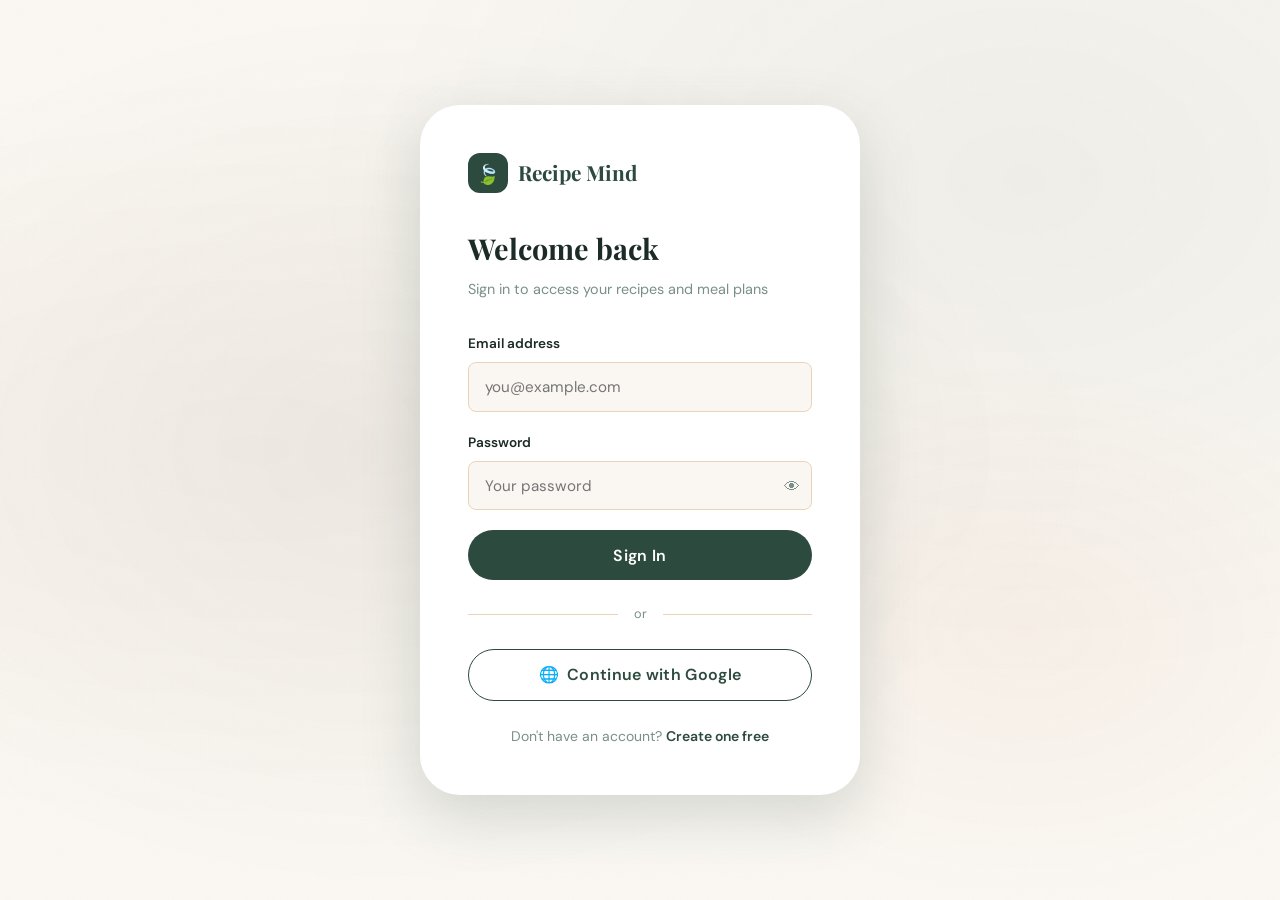
<file: login.html>
<!DOCTYPE html>
<html lang="en">
<head>
  <meta charset="UTF-8" />
  <meta name="viewport" content="width=device-width, initial-scale=1.0" />
  <title>Login — Recipe Mind</title>
  <link rel="stylesheet" href="css/style.css" />
</head>
<body>

  <div class="auth-bg"></div>

  <div class="auth-page">
    <div class="auth-card">

      <a href="index.html" class="auth-logo">
        <div class="logo-icon">🍃</div>
        Recipe Mind
      </a>

      <h1 class="auth-title">Welcome back</h1>
      <p class="auth-subtitle">Sign in to access your recipes and meal plans</p>

      <div class="alert alert-error" id="alert-error">
        <span>⚠️</span>
        <span id="alert-error-msg">Invalid email or password.</span>
      </div>

      <div class="alert alert-success" id="alert-success">
        <span>✓</span>
        <span id="alert-success-msg">Logged in successfully!</span>
      </div>

      <div class="form-group">
        <label class="form-label" for="email">Email address</label>
        <input
          type="email"
          id="email"
          class="form-input"
          placeholder="you@example.com"
          autocomplete="email"
        />
        <div class="form-error" id="email-error">Please enter a valid email.</div>
      </div>

      <div class="form-group">
        <label class="form-label" for="password">Password</label>
        <div class="password-wrap">
          <input
            type="password"
            id="password"
            class="form-input"
            placeholder="Your password"
            autocomplete="current-password"
          />
          <button class="password-toggle" onclick="togglePassword()" type="button" id="toggle-btn">👁</button>
        </div>
        <div class="form-error" id="password-error">Password is required.</div>
      </div>

      <button class="btn btn-primary btn-lg" style="width:100%;" id="login-btn" onclick="handleLogin()">
        Sign In
      </button>

      <div class="auth-divider">or</div>

      <button class="btn btn-secondary btn-lg" style="width:100%;" onclick="handleGoogleLogin()">
        <span>🌐</span> Continue with Google
      </button>

      <script>
        // Check for Google OAuth redirect
        const urlParams = new URLSearchParams(window.location.search);
        const token = urlParams.get('token');
        if (token) {
          localStorage.setItem('auth_token', token);
          localStorage.setItem('user_id', urlParams.get('user_id') || '');
          localStorage.setItem('user_email', urlParams.get('email') || '');
          localStorage.setItem('username', urlParams.get('username') || '');
          window.location.href = 'dashboard.html';
        }
      </script>

      <div class="auth-footer">
        Don't have an account? <a href="register.html">Create one free</a>
      </div>

    </div>
  </div>

  <script src="../js/config.js"></script>
  <script>
    
    (async () => {
      const user = await getCurrentUser();
      if (user) window.location.href = 'dashboard.html';
    })();

    function togglePassword() {
      const input = document.getElementById('password');
      const btn = document.getElementById('toggle-btn');
      input.type = input.type === 'password' ? 'text' : 'password';
      btn.textContent = input.type === 'password' ? '👁' : '🙈';
    }

    function showError(message) {
      document.getElementById('alert-error-msg').textContent = message;
      document.getElementById('alert-error').classList.add('show');
      document.getElementById('alert-success').classList.remove('show');
    }

    function showSuccess(message) {
      document.getElementById('alert-success-msg').textContent = message;
      document.getElementById('alert-success').classList.add('show');
      document.getElementById('alert-error').classList.remove('show');
    }

    function clearErrors() {
      document.getElementById('alert-error').classList.remove('show');
      document.getElementById('alert-success').classList.remove('show');
      document.querySelectorAll('.form-error').forEach(el => el.classList.remove('show'));
      document.querySelectorAll('.form-input').forEach(el => el.classList.remove('error'));
    }

    async function handleLogin() {
      clearErrors();

      const email = document.getElementById('email').value.trim();
      const password = document.getElementById('password').value;
      let valid = true;

      if (!email || !/\S+@\S+\.\S+/.test(email)) {
        document.getElementById('email').classList.add('error');
        document.getElementById('email-error').classList.add('show');
        valid = false;
      }

      if (!password) {
        document.getElementById('password').classList.add('error');
        document.getElementById('password-error').classList.add('show');
        valid = false;
      }

      if (!valid) return;

      const btn = document.getElementById('login-btn');
      btn.disabled = true;
      btn.textContent = 'Signing in...';

      try {
        const res = await fetch('/recipe-mind-final/api/auth/login', {
          method: 'POST',
          headers: { 'Content-Type': 'application/json' },
          body: JSON.stringify({ email, password })
        });

        const data = await res.json();

        if (!res.ok || data.error) {
          showError(data.error || 'Invalid credentials. Please try again.');
          btn.disabled = false;
          btn.textContent = 'Sign In';
          return;
        }

        // Store token and user info
        localStorage.setItem('auth_token', data.token);
        localStorage.setItem('user_id', data.user.id);
        localStorage.setItem('user_email', data.user.email);
        localStorage.setItem('username', data.user.username);

        showSuccess('Logged in! Redirecting...');
        // Check if there's a return URL in query params
        const params = new URLSearchParams(window.location.search);
        const returnUrl = params.get('return');
        const redirectUrl = returnUrl ? returnUrl : 'dashboard.html';
        setTimeout(() => { window.location.href = redirectUrl; }, 1000);
      } catch (err) {
        showError('Login failed. Please try again.');
        btn.disabled = false;
        btn.textContent = 'Sign In';
      }
    }

    function handleGoogleLogin() {
      // Redirect to Google OAuth
      window.location.href = '/recipe-mind-final/api/auth/google';
    }

    document.addEventListener('keypress', (e) => {
      if (e.key === 'Enter') handleLogin();
    });
  </script>
</body>
</html>
</file>
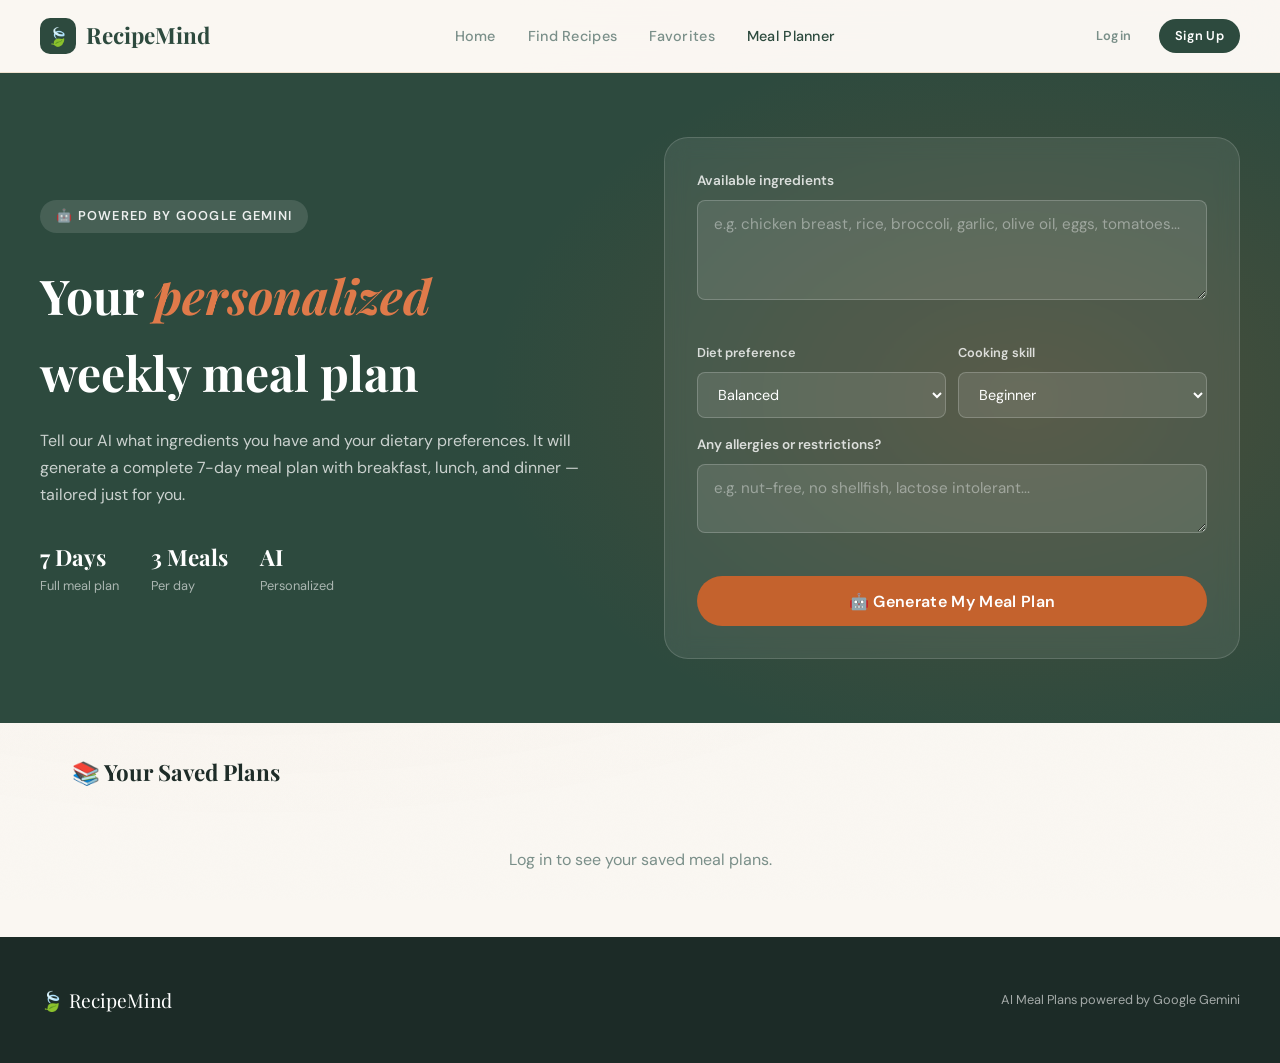
<file: meal-plan.html>
<!DOCTYPE html>
<html lang="en">
<head>
  <meta charset="UTF-8" />
  <meta name="viewport" content="width=device-width, initial-scale=1.0" />
  <title>AI Meal Planner — RecipeMind</title>
  <link rel="stylesheet" href="css/style.css" />
</head>
<body>

  <nav class="navbar">
    <div class="navbar-inner">
      <a href="index.html" class="nav-logo">
        <div class="logo-icon">🍃</div>
        RecipeMind
      </a>
      <ul class="nav-links">
        <li><a href="index.html">Home</a></li>
        <li><a href="search.html">Find Recipes</a></li>
        <li><a href="favorites.html">Favorites</a></li>
        <li><a href="meal-plan.html" class="active">Meal Planner</a></li>
      </ul>
      <div class="nav-actions">
        <a href="login.html" class="btn btn-ghost btn-sm" id="nav-login-btn">Login</a>
        <a href="register.html" class="btn btn-primary btn-sm" id="nav-register-btn">Sign Up</a>
        <div id="nav-user-menu" style="display:none; align-items:center; gap:0.75rem;">
          <span style="font-size:0.85rem; color:var(--text-muted);">👤 <span id="nav-user-email"></span></span>
          <button class="btn btn-ghost btn-sm" onclick="logout()">Logout</button>
        </div>
      </div>
    </div>
  </nav>

  <div class="meal-plan-hero">
    <div class="meal-plan-hero-inner">
      <div>
        <div style="display:inline-flex;align-items:center;gap:8px;background:rgba(255,255,255,0.12);color:rgba(255,255,255,0.9);font-size:0.8rem;font-weight:600;letter-spacing:0.1em;text-transform:uppercase;padding:0.4rem 1rem;border-radius:40px;margin-bottom:1.5rem;">
          🤖 Powered by Google Gemini
        </div>
        <h1 class="meal-plan-title">Your <em>personalized</em><br>weekly meal plan</h1>
        <p class="meal-plan-desc">
          Tell our AI what ingredients you have and your dietary preferences.
          It will generate a complete 7-day meal plan with breakfast, lunch, and dinner —
          tailored just for you.
        </p>
        <div style="display:flex; gap:2rem;">
          <div>
            <div style="font-family:var(--font-display); font-size:1.4rem; font-weight:700;">7 Days</div>
            <div style="font-size:0.8rem; color:rgba(255,255,255,0.6);">Full meal plan</div>
          </div>
          <div>
            <div style="font-family:var(--font-display); font-size:1.4rem; font-weight:700;">3 Meals</div>
            <div style="font-size:0.8rem; color:rgba(255,255,255,0.6);">Per day</div>
          </div>
          <div>
            <div style="font-family:var(--font-display); font-size:1.4rem; font-weight:700;">AI</div>
            <div style="font-size:0.8rem; color:rgba(255,255,255,0.6);">Personalized</div>
          </div>
        </div>
      </div>

      <div class="meal-plan-form">
        <div class="form-group">
          <label class="form-label">Available ingredients</label>
          <textarea
            id="ingredients-input"
            placeholder="e.g. chicken breast, rice, broccoli, garlic, olive oil, eggs, tomatoes..."
          ></textarea>
        </div>

        <div class="meal-plan-options">
          <div>
            <label class="form-label" style="font-size:0.8rem;">Diet preference</label>
            <select id="diet-pref">
              <option value="balanced">Balanced</option>
              <option value="vegetarian">Vegetarian</option>
              <option value="vegan">Vegan</option>
              <option value="keto">Keto</option>
              <option value="paleo">Paleo</option>
              <option value="mediterranean">Mediterranean</option>
            </select>
          </div>
          <div>
            <label class="form-label" style="font-size:0.8rem;">Cooking skill</label>
            <select id="skill-level">
              <option value="beginner">Beginner</option>
              <option value="intermediate">Intermediate</option>
              <option value="advanced">Advanced</option>
            </select>
          </div>
        </div>

        <div class="form-group">
          <label class="form-label">Any allergies or restrictions?</label>
          <textarea
            id="restrictions-input"
            placeholder="e.g. nut-free, no shellfish, lactose intolerant..."
            style="min-height:60px; margin-bottom:0;"
          ></textarea>
        </div>

        <button class="btn btn-terra btn-lg" onclick="generateMealPlan()" id="generate-btn" style="width:100%; margin-top:1rem;">
          🤖 Generate My Meal Plan
        </button>
      </div>
    </div>
  </div>

  
  <div id="plan-loading" style="display:none; background:var(--white); padding:4rem 2rem; text-align:center;">
    <div class="spinner" style="margin:0 auto 1rem;"></div>
    <h3 style="font-family:var(--font-display); color:var(--charcoal); margin-bottom:0.5rem;">AI is crafting your meal plan...</h3>
    <p style="color:var(--text-muted);">This usually takes 10-20 seconds. Hang tight!</p>
  </div>

  
  <div id="plan-results" class="plan-results" style="display:none;">

    <div style="display:flex; align-items:center; justify-content:space-between; margin-bottom:2rem;">
      <div>
        <h2 style="font-family:var(--font-display); font-size:1.8rem; color:var(--charcoal); margin-bottom:0.3rem;">Your 7-Day Meal Plan</h2>
        <p style="color:var(--text-muted); font-size:0.9rem;" id="plan-meta"></p>
      </div>
      <div style="display:flex; gap:0.75rem;">
        <button class="btn btn-secondary" onclick="saveMealPlan()" id="save-plan-btn">💾 Save Plan</button>
        <button class="btn btn-ghost" onclick="resetPlan()">Try Again</button>
      </div>
    </div>

    <div class="plan-week" id="plan-week"></div>

    
    <div id="plan-tips" style="background:var(--white); border-radius:var(--radius-lg); padding:1.5rem; box-shadow:var(--shadow-sm); margin-top:1rem;">
      <h3 style="font-family:var(--font-display); font-size:1.1rem; color:var(--charcoal); margin-bottom:1rem;">
        🌿 AI Tips & Notes
      </h3>
      <div id="tips-content" style="color:var(--text-muted); font-size:0.9rem; line-height:1.7;"></div>
    </div>

  </div>

  <div style="max-width:1200px; margin:0 auto; padding:2rem;" id="saved-plans-section">
    <div style="display:flex; align-items:center; justify-content:space-between; margin-bottom:1.5rem;">
      <h2 style="font-family:var(--font-display); font-size:1.4rem; color:var(--charcoal);">📚 Your Saved Plans</h2>
    </div>
    <div id="saved-plans-grid" style="display:grid; grid-template-columns:repeat(auto-fill, minmax(280px,1fr)); gap:1rem;"></div>
    <div id="saved-plans-empty" style="display:none; text-align:center; padding:2rem; color:var(--text-muted);">
      No saved plans yet. Generate one above!
    </div>
    <div id="saved-plans-loading" style="text-align:center; padding:2rem; color:var(--text-muted);">Loading saved plans...</div>
  </div>

  <footer class="footer">
    <div class="footer-inner">
      <span class="footer-logo">🍃 RecipeMind</span>
      <span style="font-size:0.8rem;">AI Meal Plans powered by Google Gemini</span>
    </div>
  </footer>

  <script src="js/config.js"></script>
  <script>
    let currentUser = null;
    let currentPlan = null;

    const DAYS = ['Monday', 'Tuesday', 'Wednesday', 'Thursday', 'Friday', 'Saturday', 'Sunday'];

    (async () => {
      await updateNavAuth();
      currentUser = await getCurrentUser();
      loadSavedPlans();
    })();

    async function generateMealPlan() {
      const ingredients = document.getElementById('ingredients-input').value.trim();
      const diet = document.getElementById('diet-pref').value;
      const skill = document.getElementById('skill-level').value;
      const restrictions = document.getElementById('restrictions-input').value.trim();

      if (!ingredients) {
        showToast('Please enter your available ingredients!', 'error');
        return;
      }

      const btn = document.getElementById('generate-btn');
      btn.disabled = true;
      btn.textContent = '🤖 Generating...';
      document.getElementById('plan-loading').style.display = '';
      document.getElementById('plan-results').style.display = 'none';

      try {
        const res = await fetch('/recipe-mind-final/api/meal-plan', {
          method: 'POST',
          headers: { 'Content-Type': 'application/json' },
          body: JSON.stringify({ ingredients, diet, skill, restrictions })
        });

        const data = await res.json();

        if (data.error) throw new Error(data.error);

        currentPlan = data;
        renderMealPlan(data, ingredients, diet);
      } catch (err) {
        showToast('Failed to generate meal plan. Please check your Gemini API key.', 'error');
        console.error(err);
      } finally {
        document.getElementById('plan-loading').style.display = 'none';
        btn.disabled = false;
        btn.textContent = '🤖 Generate My Meal Plan';
      }
    }

    function renderMealPlan(plan, ingredients, diet) {
      document.getElementById('plan-meta').textContent =
        `Based on: ${ingredients.substring(0, 60)}${ingredients.length > 60 ? '...' : ''} · Diet: ${diet}`;

      const week = document.getElementById('plan-week');
      week.innerHTML = DAYS.map((day, i) => {
        const dayPlan = plan.days?.[i] || plan.days?.[day] || {};
        return `
          <div class="plan-day-card">
            <div class="plan-day-header">${day.substring(0, 3).toUpperCase()}</div>
            <div class="plan-meal">
              <div class="plan-meal-label">🌅 Breakfast</div>
              <div class="plan-meal-name">${dayPlan.breakfast || 'Not specified'}</div>
            </div>
            <div class="plan-meal">
              <div class="plan-meal-label">☀️ Lunch</div>
              <div class="plan-meal-name">${dayPlan.lunch || 'Not specified'}</div>
            </div>
            <div class="plan-meal">
              <div class="plan-meal-label">🌙 Dinner</div>
              <div class="plan-meal-name">${dayPlan.dinner || 'Not specified'}</div>
            </div>
          </div>`;
      }).join('');

      document.getElementById('tips-content').textContent = plan.tips || 'Enjoy your personalized meal plan! Remember to stay hydrated and adjust portions based on your caloric needs.';

      document.getElementById('plan-results').style.display = '';
      document.getElementById('plan-results').scrollIntoView({ behavior: 'smooth', block: 'start' });
    }

    async function saveMealPlan() {
      if (!currentUser) {
        showToast('Please log in to save your meal plan!', 'error');
        setTimeout(() => window.location.href = 'login.html', 1500);
        return;
      }

      const ingredients = document.getElementById('ingredients-input').value.trim();
      const diet = document.getElementById('diet-pref').value;
      const token = localStorage.getItem('auth_token');

      try {
        const res = await fetch('/recipe-mind-final/api/meal-plans', {
          method: 'POST',
          headers: {
            'Content-Type': 'application/json',
            'Authorization': `Bearer ${token}`
          },
          body: JSON.stringify({
            title: `${diet.charAt(0).toUpperCase() + diet.slice(1)} Plan — ${new Date().toLocaleDateString()}`,
            ingredients_used: ingredients,
            plan_data: currentPlan
          })
        });

        const data = await res.json();
        if (res.ok) {
          showToast('Meal plan saved!', 'success');
          document.getElementById('save-plan-btn').textContent = '✓ Saved!';
          document.getElementById('save-plan-btn').disabled = true;
          loadSavedPlans();
        } else {
          showToast('Failed to save plan.', 'error');
        }
      } catch (err) {
        showToast('Failed to save plan.', 'error');
        console.error(err);
      }
    }

    function resetPlan() {
      document.getElementById('plan-results').style.display = 'none';
      currentPlan = null;
      document.getElementById('save-plan-btn').textContent = '💾 Save Plan';
      document.getElementById('save-plan-btn').disabled = false;
      window.scrollTo({ top: 0, behavior: 'smooth' });
    }

    async function loadSavedPlans() {
      const loading = document.getElementById('saved-plans-loading');
      const grid = document.getElementById('saved-plans-grid');
      const empty = document.getElementById('saved-plans-empty');

      if (!currentUser) {
        loading.style.display = 'none';
        empty.style.display = '';
        empty.textContent = 'Log in to see your saved meal plans.';
        return;
      }

      const token = localStorage.getItem('auth_token');
      try {
        const res = await fetch('/recipe-mind-final/api/meal-plans', {
          headers: { 'Authorization': `Bearer ${token}` }
        });
        const data = await res.json();

        loading.style.display = 'none';

        if (!Array.isArray(data) || data.length === 0) {
          empty.style.display = '';
          return;
        }

        grid.innerHTML = data.map(plan => `
          <div style="background:var(--white); border-radius:var(--radius-md); padding:1.25rem; box-shadow:var(--shadow-sm); display:flex; flex-direction:column; gap:0.75rem;">
            <div>
              <div style="font-family:var(--font-display); font-size:1rem; font-weight:600; color:var(--charcoal); margin-bottom:0.3rem;">${plan.title || 'Meal Plan'}</div>
              <div style="font-size:0.8rem; color:var(--text-muted);">${new Date(plan.created_at).toLocaleDateString()}</div>
            </div>
            ${plan.ingredients_used ? `<div style="font-size:0.8rem; color:var(--text-muted); background:var(--cream); border-radius:var(--radius-sm); padding:0.5rem 0.75rem;">🥬 ${plan.ingredients_used.substring(0, 80)}${plan.ingredients_used.length > 80 ? '...' : ''}</div>` : ''}
            <div style="display:flex; gap:0.5rem; justify-content:flex-end;">
              <button class="btn btn-sm btn-secondary" onclick="viewSavedPlan('${plan.id}')">View</button>
              <button class="btn btn-sm btn-ghost" onclick="deleteSavedPlan('${plan.id}', this)">Delete</button>
            </div>
          </div>`).join('');
      } catch (err) {
        console.error('Failed to load saved plans:', err);
        loading.style.display = 'none';
        empty.style.display = '';
      }
    }

    async function viewSavedPlan(planId) {
      const token = localStorage.getItem('auth_token');
      try {
        const res = await fetch(`/recipe-mind-final/api/meal-plans/${planId}`, {
          headers: { 'Authorization': `Bearer ${token}` }
        });
        const data = await res.json();
        if (res.ok) {
          currentPlan = data.plan_data;
          renderMealPlan(data.plan_data, data.ingredients_used || '', 'saved');
          document.getElementById('save-plan-btn').style.display = 'none';
        } else {
          showToast('Could not load plan.', 'error');
        }
      } catch (err) {
        showToast('Could not load plan.', 'error');
        console.error(err);
      }
    }

    async function deleteSavedPlan(planId, btn) {
      const token = localStorage.getItem('auth_token');
      try {
        const res = await fetch(`/recipe-mind-final/api/meal-plans/${planId}`, {
          method: 'DELETE',
          headers: { 'Authorization': `Bearer ${token}` }
        });
        if (res.ok) {
          btn.closest('div[style]').remove();
          showToast('Plan deleted.', 'default');
          loadSavedPlans();
        }
      } catch (err) {
        console.error('Failed to delete plan:', err);
      }
    }
  </script>
</body>
</html>
</file>
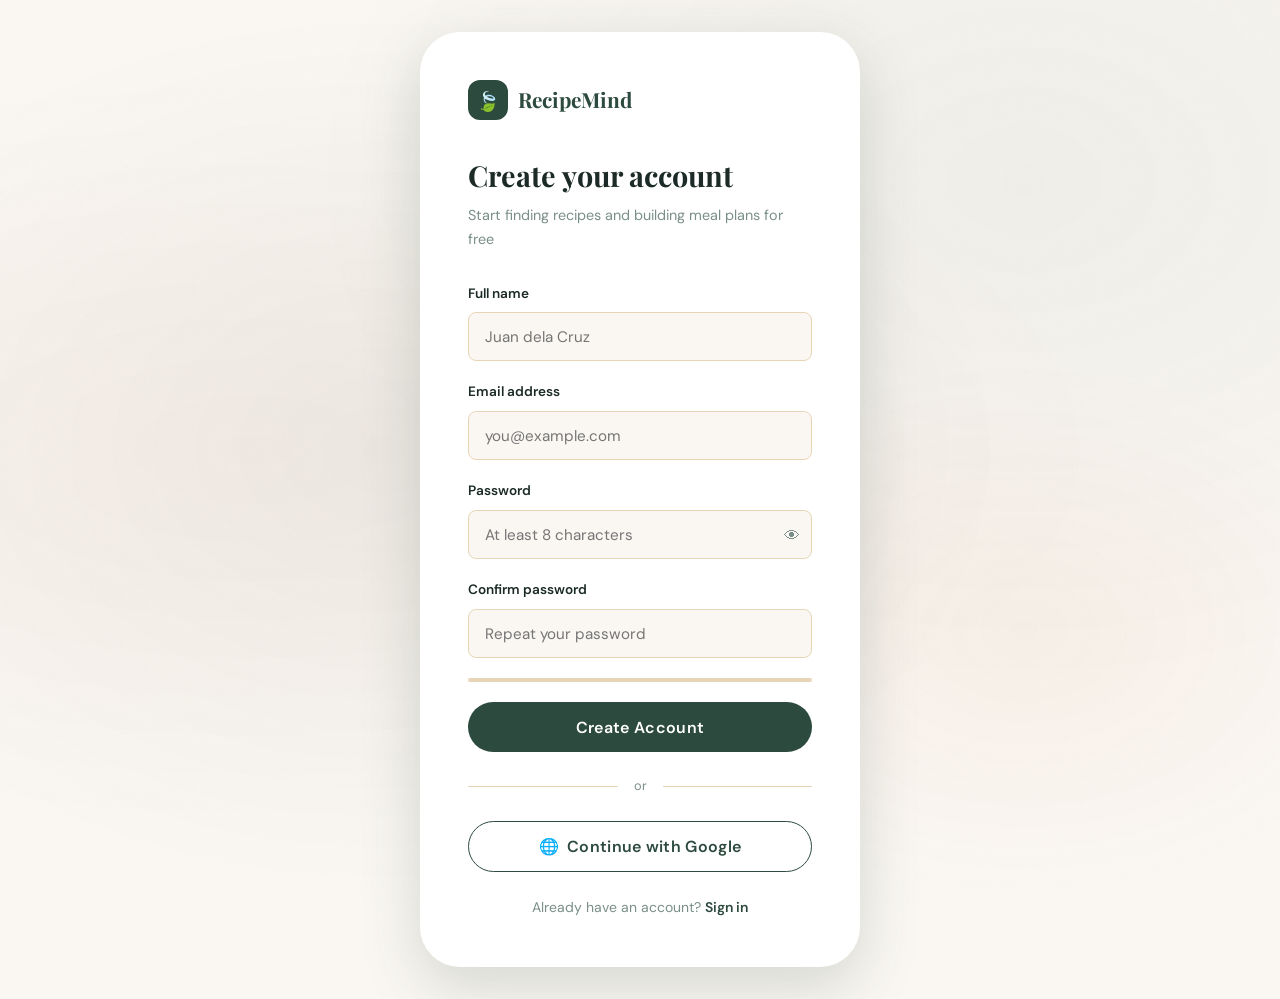
<file: register.html>
<!DOCTYPE html>
<html lang="en">
<head>
  <meta charset="UTF-8" />
  <meta name="viewport" content="width=device-width, initial-scale=1.0" />
  <title>Create Account — RecipeMind</title>
  <link rel="stylesheet" href="css/style.css" />
</head>
<body>

  <div class="auth-bg"></div>

  <div class="auth-page">
    <div class="auth-card">

      <a href="index.html" class="auth-logo">
        <div class="logo-icon">🍃</div>
        RecipeMind
      </a>

      <h1 class="auth-title">Create your account</h1>
      <p class="auth-subtitle">Start finding recipes and building meal plans for free</p>

      <div class="alert alert-error" id="alert-error">
        <span>⚠️</span>
        <span id="alert-error-msg">Something went wrong.</span>
      </div>

      <div class="alert alert-success" id="alert-success">
        <span>✓</span>
        <span id="alert-success-msg">Account created! Please check your email to confirm.</span>
      </div>

      <div class="form-group">
        <label class="form-label" for="fullname">Full name</label>
        <input
          type="text"
          id="fullname"
          class="form-input"
          placeholder="Juan dela Cruz"
          autocomplete="name"
        />
        <div class="form-error" id="fullname-error">Please enter your name.</div>
      </div>

      <div class="form-group">
        <label class="form-label" for="email">Email address</label>
        <input
          type="email"
          id="email"
          class="form-input"
          placeholder="you@example.com"
          autocomplete="email"
        />
        <div class="form-error" id="email-error">Please enter a valid email.</div>
      </div>

      <div class="form-group">
        <label class="form-label" for="password">Password</label>
        <div class="password-wrap">
          <input
            type="password"
            id="password"
            class="form-input"
            placeholder="At least 8 characters"
            autocomplete="new-password"
          />
          <button class="password-toggle" onclick="togglePassword()" type="button" id="toggle-btn">👁</button>
        </div>
        <div class="form-error" id="password-error">Password must be at least 8 characters.</div>
      </div>

      <div class="form-group">
        <label class="form-label" for="confirm-password">Confirm password</label>
        <input
          type="password"
          id="confirm-password"
          class="form-input"
          placeholder="Repeat your password"
          autocomplete="new-password"
        />
        <div class="form-error" id="confirm-error">Passwords do not match.</div>
      </div>

      <div style="margin-bottom:1.25rem;">
        <div style="height:4px; background:var(--sand); border-radius:4px; overflow:hidden; margin-bottom:0.4rem;">
          <div id="strength-bar" style="height:100%; width:0%; border-radius:4px; transition:all 0.3s;"></div>
        </div>
        <div id="strength-label" style="font-size:0.75rem; color:var(--text-muted);"></div>
      </div>

      <button class="btn btn-primary btn-lg" style="width:100%;" id="register-btn" onclick="handleRegister()">
        Create Account
      </button>

      <div class="auth-divider">or</div>

      <button class="btn btn-secondary btn-lg" style="width:100%;" onclick="handleGoogleSignup()">
        <span>🌐</span> Continue with Google
      </button>

      <div class="auth-footer">
        Already have an account? <a href="login.html">Sign in</a>
      </div>

    </div>
  </div>

  <script src="js/config.js"></script>
  <script>
    // Check for Google OAuth redirect
    const urlParams = new URLSearchParams(window.location.search);
    const token = urlParams.get('token');
    if (token) {
      localStorage.setItem('auth_token', token);
      localStorage.setItem('user_id', urlParams.get('user_id') || '');
      localStorage.setItem('user_email', urlParams.get('email') || '');
      localStorage.setItem('username', urlParams.get('username') || '');
      window.location.href = 'dashboard.html';
    }

    (async () => {
      const user = await getCurrentUser();
      if (user) window.location.href = 'dashboard.html';
    })();

    function togglePassword() {
      const input = document.getElementById('password');
      const btn = document.getElementById('toggle-btn');
      input.type = input.type === 'password' ? 'text' : 'password';
      btn.textContent = input.type === 'password' ? '👁' : '🙈';
    }

    document.getElementById('password').addEventListener('input', function() {
      const val = this.value;
      const bar = document.getElementById('strength-bar');
      const label = document.getElementById('strength-label');
      let strength = 0;
      if (val.length >= 8) strength++;
      if (/[A-Z]/.test(val)) strength++;
      if (/[0-9]/.test(val)) strength++;
      if (/[^A-Za-z0-9]/.test(val)) strength++;

      const colors = ['', '#E53935', '#FF9800', '#43A047', '#1B5E20'];
      const labels = ['', 'Weak', 'Fair', 'Good', 'Strong'];
      bar.style.width = `${strength * 25}%`;
      bar.style.background = colors[strength] || '';
      label.textContent = val.length > 0 ? `Password strength: ${labels[strength]}` : '';
      label.style.color = colors[strength] || '';
    });

    function showError(message) {
      document.getElementById('alert-error-msg').textContent = message;
      document.getElementById('alert-error').classList.add('show');
      document.getElementById('alert-success').classList.remove('show');
    }

    function showSuccess(message) {
      document.getElementById('alert-success-msg').textContent = message;
      document.getElementById('alert-success').classList.add('show');
      document.getElementById('alert-error').classList.remove('show');
    }

    function clearErrors() {
      document.getElementById('alert-error').classList.remove('show');
      document.getElementById('alert-success').classList.remove('show');
      document.querySelectorAll('.form-error').forEach(el => el.classList.remove('show'));
      document.querySelectorAll('.form-input').forEach(el => el.classList.remove('error'));
    }

    async function handleRegister() {
      clearErrors();

      const fullname = document.getElementById('fullname').value.trim();
      const email = document.getElementById('email').value.trim();
      const password = document.getElementById('password').value;
      const confirm = document.getElementById('confirm-password').value;
      let valid = true;

      if (!fullname) {
        document.getElementById('fullname').classList.add('error');
        document.getElementById('fullname-error').classList.add('show');
        valid = false;
      }

      if (!email || !/\S+@\S+\.\S+/.test(email)) {
        document.getElementById('email').classList.add('error');
        document.getElementById('email-error').classList.add('show');
        valid = false;
      }

      if (!password || password.length < 8) {
        document.getElementById('password').classList.add('error');
        document.getElementById('password-error').classList.add('show');
        valid = false;
      }

      if (password !== confirm) {
        document.getElementById('confirm-password').classList.add('error');
        document.getElementById('confirm-error').classList.add('show');
        valid = false;
      }

      if (!valid) return;

      const btn = document.getElementById('register-btn');
      btn.disabled = true;
      btn.textContent = 'Creating account...';

      try {
        const res = await fetch('/recipe-mind-final/api/auth/register', {
          method: 'POST',
          headers: { 'Content-Type': 'application/json' },
          body: JSON.stringify({ username: fullname, email, password })
        });

        const data = await res.json();

        if (!res.ok || data.error) {
          showError(data.error || 'Could not create account. Please try again.');
          btn.disabled = false;
          btn.textContent = 'Create Account';
          return;
        }

        // Store token and user info
        localStorage.setItem('auth_token', data.token);
        localStorage.setItem('user_id', data.user.id);
        localStorage.setItem('user_email', data.user.email);
        localStorage.setItem('username', data.user.username);

        showSuccess('Account created! Redirecting to login...');
        btn.textContent = 'Account Created!';
        setTimeout(() => { window.location.href = 'login.html'; }, 1500);
      } catch (err) {
        showError('Registration failed. Please try again.');
        btn.disabled = false;
        btn.textContent = 'Create Account';
      }
    }

    function handleGoogleSignup() {
      // Redirect to Google OAuth
      window.location.href = '/recipe-mind-final/api/auth/google';
    }
  </script>
</body>
</html>
</file>
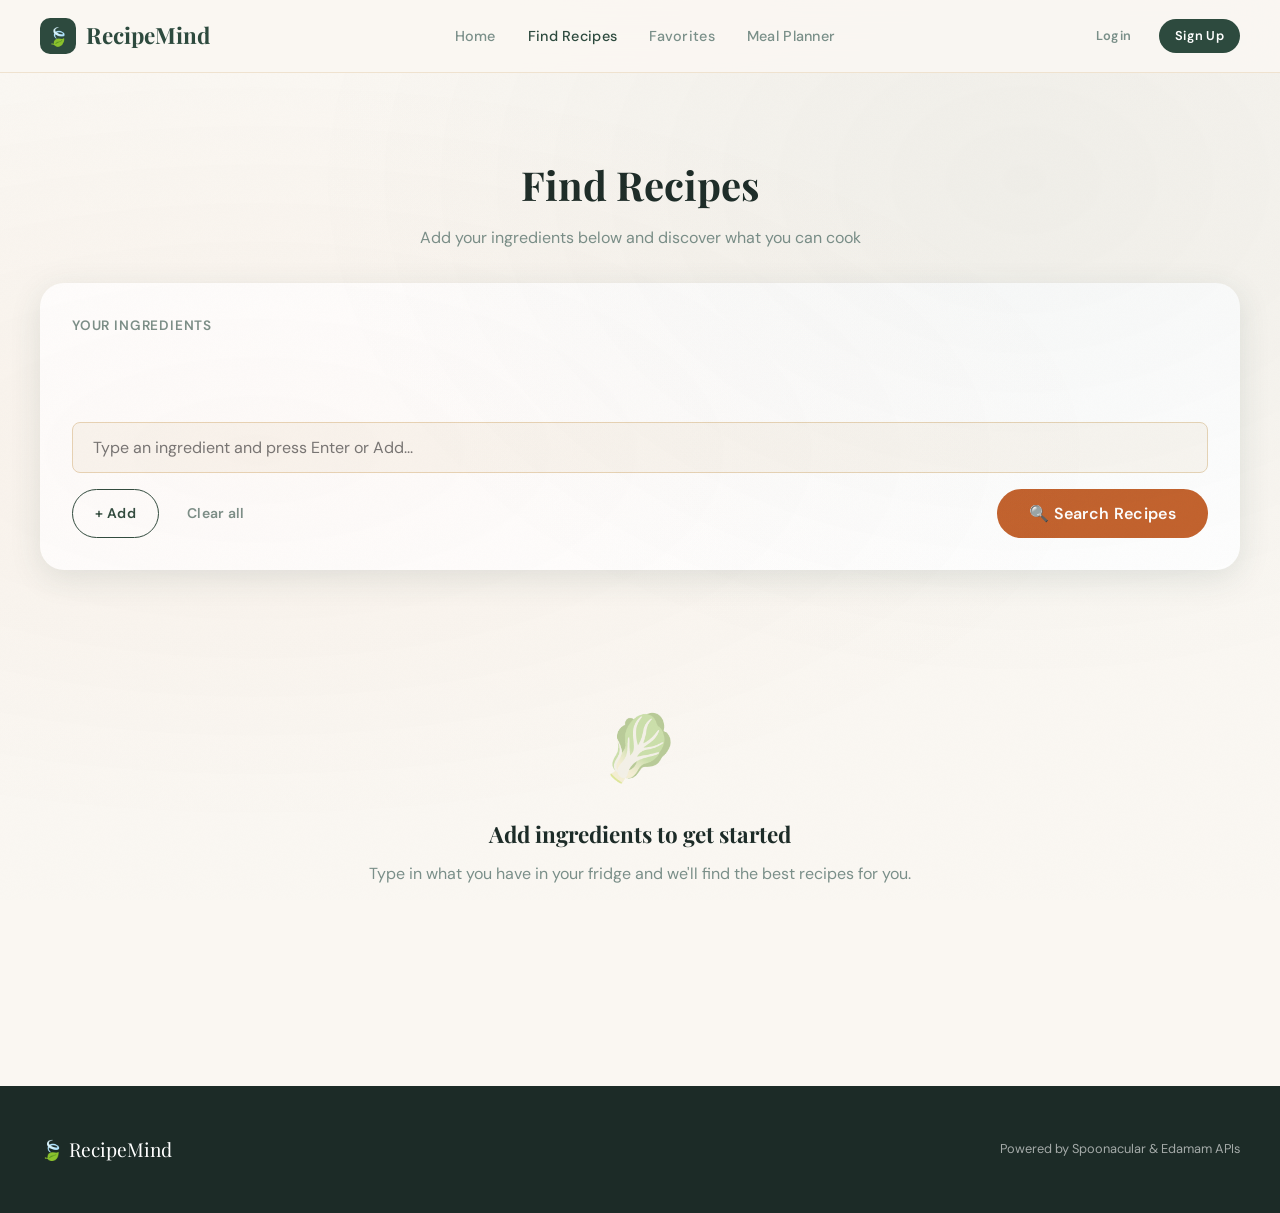
<file: search.html>
<!DOCTYPE html>
<html lang="en">
<head>
  <meta charset="UTF-8" />
  <meta name="viewport" content="width=device-width, initial-scale=1.0" />
  <title>Find Recipes — RecipeMind</title>
  <link rel="stylesheet" href="css/style.css" />
</head>
<body>

  <nav class="navbar">
    <div class="navbar-inner">
      <a href="index.html" class="nav-logo">
        <div class="logo-icon">🍃</div>
        RecipeMind
      </a>
      <ul class="nav-links">
        <li><a href="index.html">Home</a></li>
        <li><a href="search.html" class="active">Find Recipes</a></li>
        <li><a href="favorites.html">Favorites</a></li>
        <li><a href="meal-plan.html">Meal Planner</a></li>
      </ul>
      <div class="nav-actions">
        <a href="login.html" class="btn btn-ghost btn-sm" id="nav-login-btn">Login</a>
        <a href="register.html" class="btn btn-primary btn-sm" id="nav-register-btn">Sign Up</a>
        <div id="nav-user-menu" style="display:none; align-items:center; gap:0.75rem;">
          <span style="font-size:0.85rem; color:var(--text-muted);">👤 <span id="nav-user-email"></span></span>
          <button class="btn btn-ghost btn-sm" onclick="logout()">Logout</button>
        </div>
      </div>
    </div>
  </nav>

  <div class="search-page">
    <div class="search-page-inner">

      <div class="search-page-header">
        <h1 class="search-page-title">Find Recipes</h1>
        <p style="color:var(--text-muted);">Add your ingredients below and discover what you can cook</p>
      </div>

      <div class="big-search-box">
        <div class="search-label">Your ingredients</div>
        <div class="ingredient-tags" id="ingredient-tags"></div>
        <input
          type="text"
          id="ingredient-input"
          placeholder="Type an ingredient and press Enter or Add..."
        />
        <div class="search-actions">
          <button class="btn btn-secondary" onclick="addIngredient()">+ Add</button>
          <button class="btn btn-ghost" onclick="clearIngredients()">Clear all</button>
          <button class="btn btn-terra btn-lg" onclick="searchRecipes()" style="margin-left:auto;">
            🔍 Search Recipes
          </button>
        </div>
      </div>

      <div id="results-section" style="display:none;">
        <div class="results-header">
          <div class="results-count">Found <span id="results-count">0</span> recipes</div>
          <div style="font-size:0.8rem; color:var(--text-muted);">Powered by Spoonacular</div>
        </div>
        <div class="recipes-grid" id="recipes-grid"></div>
      </div>

      <div id="loading-state" style="display:none;">
        <div class="loading-spinner">
          <div class="spinner"></div>
          <p>Searching recipes...</p>
        </div>
      </div>

      <div id="empty-state">
        <div class="empty-state">
          <div class="empty-state-icon">🥬</div>
          <h3>Add ingredients to get started</h3>
          <p>Type in what you have in your fridge and we'll find the best recipes for you.</p>
        </div>
      </div>

      <div id="no-results" style="display:none;">
        <div class="empty-state">
          <div class="empty-state-icon">🔍</div>
          <h3>No recipes found</h3>
          <p>Try different ingredients or add more items to get better results.</p>
        </div>
      </div>

    </div>
  </div>

  <div id="nutrition-modal" style="display:none; position:fixed; inset:0; background:rgba(0,0,0,0.5); z-index:500; align-items:center; justify-content:center; padding:1rem;">
    <div style="background:var(--white); border-radius:var(--radius-xl); padding:2rem; max-width:500px; width:100%; max-height:90vh; overflow-y:auto; position:relative;">
      <button onclick="closeNutrition()" style="position:absolute; top:1rem; right:1rem; background:var(--cream-dark); border:none; border-radius:50%; width:32px; height:32px; cursor:pointer; font-size:1rem;">×</button>
      <h2 id="nutrition-recipe-name" style="font-family:var(--font-display); font-size:1.4rem; margin-bottom:1.5rem; padding-right:2rem;"></h2>
      <div id="nutrition-loading" class="loading-spinner" style="padding:2rem;">
        <div class="spinner"></div>
        <p>Loading nutrition data...</p>
      </div>
      <div id="nutrition-content" style="display:none;"></div>
    </div>
  </div>

  <footer class="footer" style="margin-top:4rem;">
    <div class="footer-inner">
      <span class="footer-logo">🍃 RecipeMind</span>
      <span style="font-size:0.8rem;">Powered by Spoonacular & Edamam APIs</span>
    </div>
  </footer>

  <script src="js/config.js"></script>
  <script>
    let ingredients = [];
    let currentUser = null;
    let userFavorites = new Set();

    (async () => {
      await updateNavAuth();
      currentUser = await getCurrentUser();
      if (currentUser) await loadUserFavorites();

      const params = new URLSearchParams(window.location.search);
      const urlIngredients = params.get('ingredients');
      if (urlIngredients) {
        urlIngredients.split(',').forEach(ing => {
          if (ing.trim()) ingredients.push(ing.trim());
        });
        renderTags();
        searchRecipes();
      }
    })();

    async function loadUserFavorites() {
      const token = localStorage.getItem('auth_token');
      try {
        const res = await fetch('/recipe-mind-final/api/user/favorites', {
          headers: { 'Authorization': `Bearer ${token}` }
        });
        const data = await res.json();
        if (Array.isArray(data)) {
          data.forEach(f => userFavorites.add(String(f.recipe_id)));
        }
      } catch (err) {
        console.error('Failed to load favorites:', err);
      }
    }

    function addIngredient() {
      const input = document.getElementById('ingredient-input');
      const val = input.value.trim().toLowerCase();
      if (!val || ingredients.includes(val)) { input.value = ''; return; }
      ingredients.push(val);
      renderTags();
      input.value = '';
      input.focus();
    }

    function removeIngredient(ing) {
      ingredients = ingredients.filter(i => i !== ing);
      renderTags();
    }

    function clearIngredients() {
      ingredients = [];
      renderTags();
      showState('empty');
    }

    function renderTags() {
      const container = document.getElementById('ingredient-tags');
      container.innerHTML = ingredients.map(ing =>
        `<span class="ingredient-tag">${ing} <button onclick="removeIngredient('${ing}')">×</button></span>`
      ).join('');
    }

    document.getElementById('ingredient-input').addEventListener('keypress', (e) => {
      if (e.key === 'Enter') addIngredient();
    });

    function showState(state) {
      document.getElementById('empty-state').style.display = state === 'empty' ? '' : 'none';
      document.getElementById('loading-state').style.display = state === 'loading' ? '' : 'none';
      document.getElementById('results-section').style.display = state === 'results' ? '' : 'none';
      document.getElementById('no-results').style.display = state === 'no-results' ? '' : 'none';
    }

    async function searchRecipes() {
      if (ingredients.length === 0) {
        showToast('Add at least one ingredient first!', 'error');
        return;
      }

      showState('loading');

      try {
        const res = await fetch(`/recipe-mind-final/api/search?ingredients=${encodeURIComponent(ingredients.join(','))}`);
        const data = await res.json();

        if (!data || data.length === 0) {
          showState('no-results');
          return;
        }

        document.getElementById('results-count').textContent = data.length;
        renderRecipes(data);
        showState('results');
      } catch (err) {
        showToast('Search failed. Check your API key or try again.', 'error');
        showState('empty');
      }
    }

    function renderRecipes(recipes) {
      const grid = document.getElementById('recipes-grid');
      grid.innerHTML = recipes.map((recipe, i) => {
        const isFav = userFavorites.has(String(recipe.id));
        const missed = recipe.missedIngredientCount || 0;
        return `
          <div class="recipe-card" style="animation-delay:${i * 0.05}s">
            <div class="recipe-card-img">
              <img src="${recipe.image || 'https://via.placeholder.com/400x300?text=No+Image'}" alt="${recipe.title}" loading="lazy" />
              <div class="recipe-card-badges">
                ${missed === 0 ? '<span class="badge badge-green">✓ All Ingredients</span>' : ''}
              </div>
              <button class="fav-btn ${isFav ? 'active' : ''}"
                id="fav-btn-${recipe.id}"
                onclick="toggleFavorite(${recipe.id}, '${escapeStr(recipe.title)}', '${recipe.image || ''}')">
                ${isFav ? '❤️' : '🤍'}
              </button>
            </div>
            <div class="recipe-card-body">
              <h3 class="recipe-card-title">${recipe.title}</h3>
              <div class="recipe-card-meta">
                <span class="meta-item">🧂 ${recipe.usedIngredientCount || 0} used</span>
                <span class="meta-item">🛒 ${missed} missing</span>
              </div>
              <div class="recipe-card-footer">
                <span class="missed-ingredients">
                  ${missed > 0 ? `Missing: ${(recipe.missedIngredients || []).slice(0,2).map(i => i.name).join(', ')}` : '✓ Ready to cook!'}
                </span>
                <button class="btn btn-sm btn-secondary" onclick="showNutrition('${recipe.id}', '${escapeStr(recipe.title)}')">
                  📊 Nutrition
                </button>
              </div>
            </div>
          </div>`;
      }).join('');
    }

    function escapeStr(str) {
      return str.replace(/'/g, "\\'").replace(/"/g, '&quot;');
    }

    async function toggleFavorite(recipeId, title, image) {
      if (!currentUser) {
        showToast('Please log in to save favorites!', 'error');
        setTimeout(() => window.location.href = 'login.html', 1500);
        return;
      }

      const id = String(recipeId);
      const btn = document.getElementById(`fav-btn-${recipeId}`);
      const token = localStorage.getItem('auth_token');

      if (userFavorites.has(id)) {
        // Remove from favorites
        try {
          const res = await fetch(`/recipe-mind-final/api/user/favorites?recipe_id=${id}`, {
            method: 'DELETE',
            headers: { 'Authorization': `Bearer ${token}` }
          });
          const data = await res.json();
          if (res.ok) {
            userFavorites.delete(id);
            btn.textContent = '🤍';
            btn.classList.remove('active');
            showToast('Removed from favorites', 'default');
          }
        } catch (err) {
          console.error('Failed to remove favorite:', err);
        }
      } else {
        // Add to favorites
        try {
          const res = await fetch('/recipe-mind-final/api/user/favorites', {
            method: 'POST',
            headers: {
              'Content-Type': 'application/json',
              'Authorization': `Bearer ${token}`
            },
            body: JSON.stringify({
              recipe_id: id,
              recipe_title: title,
              recipe_image: image,
              source_url: 'spoonacular'
            })
          });
          const data = await res.json();
          if (res.ok) {
            userFavorites.add(id);
            btn.textContent = '❤️';
            btn.classList.add('active');
            showToast('Saved to favorites!', 'success');
          }
        } catch (err) {
          console.error('Failed to add favorite:', err);
        }
      }
    }

    async function showNutrition(recipeId, recipeName) {
      const modal = document.getElementById('nutrition-modal');
      modal.style.display = 'flex';
      document.getElementById('nutrition-recipe-name').textContent = recipeName;
      document.getElementById('nutrition-loading').style.display = 'flex';
      document.getElementById('nutrition-content').style.display = 'none';

      try {
        const res = await fetch(`/recipe-mind-final/api/nutrition?query=${encodeURIComponent(recipeName)}`);
        const data = await res.json();

        const hit = data.hits?.[0]?.recipe;
        if (!hit) {
          document.getElementById('nutrition-content').innerHTML = '<p style="color:var(--text-muted);">No nutrition data found for this recipe.</p>';
        } else {
          const nutrients = hit.totalNutrients;
          document.getElementById('nutrition-content').innerHTML = `
            <div class="nutrition-grid">
              <div class="nutrition-item">
                <div class="nutrition-value">${Math.round(hit.calories || 0)}</div>
                <div class="nutrition-label">Calories</div>
              </div>
              <div class="nutrition-item">
                <div class="nutrition-value">${Math.round(nutrients?.PROCNT?.quantity || 0)}g</div>
                <div class="nutrition-label">Protein</div>
              </div>
              <div class="nutrition-item">
                <div class="nutrition-value">${Math.round(nutrients?.CHOCDF?.quantity || 0)}g</div>
                <div class="nutrition-label">Carbs</div>
              </div>
              <div class="nutrition-item">
                <div class="nutrition-value">${Math.round(nutrients?.FAT?.quantity || 0)}g</div>
                <div class="nutrition-label">Fat</div>
              </div>
            </div>
            <div style="margin-top:1.5rem; padding-top:1rem; border-top:1px solid var(--cream-dark);">
              <div style="font-size:0.8rem; color:var(--text-muted); margin-bottom:0.75rem; font-weight:600;">More Details</div>
              <div style="display:grid; grid-template-columns:1fr 1fr; gap:0.5rem; font-size:0.85rem;">
                <span>🫀 Fiber: ${Math.round(nutrients?.FIBTG?.quantity || 0)}g</span>
                <span>🧂 Sodium: ${Math.round(nutrients?.NA?.quantity || 0)}mg</span>
                <span>🍬 Sugar: ${Math.round(nutrients?.SUGAR?.quantity || 0)}g</span>
                <span>🥑 Sat. Fat: ${Math.round(nutrients?.FASAT?.quantity || 0)}g</span>
              </div>
            </div>
            <div style="margin-top:1rem; font-size:0.75rem; color:var(--text-muted);">
              Servings: ${hit.yield || 'N/A'} · Diet: ${(hit.dietLabels || []).join(', ') || 'None specified'}
            </div>
          `;
        }
      } catch (err) {
        document.getElementById('nutrition-content').innerHTML = '<p style="color:var(--text-muted);">Could not load nutrition data.</p>';
      }

      document.getElementById('nutrition-loading').style.display = 'none';
      document.getElementById('nutrition-content').style.display = 'block';
    }

    function closeNutrition() {
      document.getElementById('nutrition-modal').style.display = 'none';
    }

    document.getElementById('nutrition-modal').addEventListener('click', function(e) {
      if (e.target === this) closeNutrition();
    });
  </script>
</body>
</html>
</file>
<file: css/style.css>
@import url('https://fonts.googleapis.com/css2?family=Playfair+Display:ital,wght@0,400;0,600;0,700;1,400;1,600&family=DM+Sans:wght@300;400;500;600&family=DM+Mono:wght@400;500&display=swap');

:root {
  --cream: #FAF7F2;
  --cream-dark: #F0EBE1;
  --forest: #2D4A3E;
  --forest-light: #3D6357;
  --terra: #C4622D;
  --terra-light: #E07A4A;
  --sand: #E8D5B7;
  --sand-dark: #C9B899;
  --charcoal: #1C2B27;
  --text-muted: #7A8F89;
  --white: #FFFFFF;

  --font-display: 'Playfair Display', Georgia, serif;
  --font-body: 'DM Sans', sans-serif;
  --font-mono: 'DM Mono', monospace;

  --radius-sm: 8px;
  --radius-md: 16px;
  --radius-lg: 24px;
  --radius-xl: 40px;

  --shadow-sm: 0 2px 8px rgba(44, 74, 62, 0.08);
  --shadow-md: 0 8px 32px rgba(44, 74, 62, 0.12);
  --shadow-lg: 0 20px 60px rgba(44, 74, 62, 0.18);

  --transition: 0.3s cubic-bezier(0.4, 0, 0.2, 1);
}


*, *::before, *::after { box-sizing: border-box; margin: 0; padding: 0; }

html { scroll-behavior: smooth; }

body {
  font-family: var(--font-body);
  background-color: var(--cream);
  color: var(--charcoal);
  line-height: 1.6;
  min-height: 100vh;
  overflow-x: hidden;
}

a { text-decoration: none; color: inherit; }
ul { list-style: none; }
img { max-width: 100%; display: block; }
button { cursor: pointer; font-family: var(--font-body); border: none; outline: none; }
input, textarea, select { font-family: var(--font-body); outline: none; border: none; }

body::before {
  content: '';
  position: fixed;
  inset: 0;
  background-image:
    radial-gradient(ellipse at 20% 50%, rgba(196,98,45,0.04) 0%, transparent 60%),
    radial-gradient(ellipse at 80% 20%, rgba(45,74,62,0.05) 0%, transparent 50%),
    url("data:image/svg+xml,%3Csvg xmlns='http://www.w3.org/2000/svg' width='100' height='100'%3E%3Cfilter id='n'%3E%3CfeTurbulence type='fractalNoise' baseFrequency='0.9' numOctaves='4' stitchTiles='stitch'/%3E%3C/filter%3E%3Crect width='100%25' height='100%25' filter='url(%23n)' opacity='0.015'/%3E%3C/svg%3E");
  pointer-events: none;
  z-index: 0;
}

.navbar {
  position: sticky;
  top: 0;
  z-index: 100;
  background: rgba(250, 247, 242, 0.92);
  backdrop-filter: blur(20px);
  -webkit-backdrop-filter: blur(20px);
  border-bottom: 1px solid rgba(232, 213, 183, 0.6);
  padding: 0 2rem;
}

.navbar-inner {
  max-width: 1200px;
  margin: 0 auto;
  height: 72px;
  display: flex;
  align-items: center;
  justify-content: space-between;
}

.nav-logo {
  display: flex;
  align-items: center;
  gap: 10px;
  font-family: var(--font-display);
  font-size: 1.4rem;
  font-weight: 700;
  color: var(--forest);
}

.nav-logo .logo-icon {
  width: 36px;
  height: 36px;
  background: var(--forest);
  border-radius: 10px;
  display: flex;
  align-items: center;
  justify-content: center;
  font-size: 1.1rem;
}

.nav-links {
  display: flex;
  align-items: center;
  gap: 2rem;
}

.nav-links a {
  font-size: 0.9rem;
  font-weight: 500;
  color: var(--text-muted);
  transition: color var(--transition);
  letter-spacing: 0.02em;
}

.nav-links a:hover, .nav-links a.active { color: var(--forest); }

.nav-actions {
  display: flex;
  align-items: center;
  gap: 0.75rem;
}


.btn {
  display: inline-flex;
  align-items: center;
  justify-content: center;
  gap: 8px;
  padding: 0.65rem 1.4rem;
  border-radius: var(--radius-xl);
  font-size: 0.875rem;
  font-weight: 600;
  letter-spacing: 0.02em;
  transition: all var(--transition);
  white-space: nowrap;
}

.btn-primary {
  background: var(--forest);
  color: var(--white);
}
.btn-primary:hover {
  background: var(--forest-light);
  transform: translateY(-1px);
  box-shadow: var(--shadow-md);
}

.btn-secondary {
  background: transparent;
  color: var(--forest);
  border: 1.5px solid var(--forest);
}
.btn-secondary:hover {
  background: var(--forest);
  color: var(--white);
}

.btn-terra {
  background: var(--terra);
  color: var(--white);
}
.btn-terra:hover {
  background: var(--terra-light);
  transform: translateY(-1px);
  box-shadow: 0 8px 24px rgba(196, 98, 45, 0.35);
}

.btn-ghost {
  background: transparent;
  color: var(--text-muted);
  padding: 0.65rem 1rem;
}
.btn-ghost:hover { color: var(--forest); background: var(--cream-dark); }

.btn-lg {
  padding: 0.9rem 2rem;
  font-size: 1rem;
}

.btn-sm {
  padding: 0.45rem 1rem;
  font-size: 0.8rem;
}

.btn:disabled {
  opacity: 0.6;
  cursor: not-allowed;
  transform: none !important;
}

.hero {
  position: relative;
  min-height: 85vh;
  display: flex;
  align-items: center;
  padding: 4rem 2rem;
  overflow: hidden;
}

.hero-bg {
  position: absolute;
  inset: 0;
  background:
    radial-gradient(ellipse 80% 60% at 60% 40%, rgba(45,74,62,0.08) 0%, transparent 70%),
    radial-gradient(ellipse 50% 50% at 90% 80%, rgba(196,98,45,0.06) 0%, transparent 60%);
}

.hero-decor {
  position: absolute;
  border-radius: 50%;
  opacity: 0.08;
  background: var(--forest);
}
.hero-decor-1 { width: 500px; height: 500px; top: -100px; right: -100px; }
.hero-decor-2 { width: 300px; height: 300px; bottom: -50px; left: 10%; background: var(--terra); opacity: 0.05; }

.hero-content {
  position: relative;
  max-width: 1200px;
  margin: 0 auto;
  width: 100%;
  display: grid;
  grid-template-columns: 1fr 1fr;
  gap: 4rem;
  align-items: center;
}

.hero-text { animation: fadeUp 0.8s ease both; }

.hero-eyebrow {
  display: inline-flex;
  align-items: center;
  gap: 8px;
  background: rgba(45,74,62,0.08);
  color: var(--forest);
  font-size: 0.8rem;
  font-weight: 600;
  letter-spacing: 0.1em;
  text-transform: uppercase;
  padding: 0.4rem 1rem;
  border-radius: var(--radius-xl);
  margin-bottom: 1.5rem;
}

.hero-title {
  font-family: var(--font-display);
  font-size: clamp(2.5rem, 5vw, 4rem);
  font-weight: 700;
  line-height: 1.1;
  color: var(--charcoal);
  margin-bottom: 1.5rem;
}

.hero-title em {
  font-style: italic;
  color: var(--terra);
}

.hero-subtitle {
  font-size: 1.1rem;
  color: var(--text-muted);
  margin-bottom: 2.5rem;
  max-width: 460px;
  line-height: 1.7;
}

.hero-search-box {
  background: var(--white);
  border-radius: var(--radius-lg);
  padding: 1.5rem;
  box-shadow: var(--shadow-lg);
  margin-bottom: 1.5rem;
  animation: fadeUp 0.8s 0.2s ease both;
}

.search-label {
  font-size: 0.8rem;
  font-weight: 600;
  letter-spacing: 0.06em;
  text-transform: uppercase;
  color: var(--text-muted);
  margin-bottom: 0.75rem;
}

.ingredient-tags {
  display: flex;
  flex-wrap: wrap;
  gap: 0.5rem;
  min-height: 40px;
  margin-bottom: 1rem;
}

.ingredient-tag {
  display: flex;
  align-items: center;
  gap: 6px;
  background: var(--cream);
  border: 1.5px solid var(--sand);
  color: var(--forest);
  font-size: 0.85rem;
  font-weight: 500;
  padding: 0.3rem 0.75rem;
  border-radius: var(--radius-xl);
  animation: tagPop 0.2s ease;
}

.ingredient-tag button {
  background: none;
  color: var(--text-muted);
  font-size: 1rem;
  line-height: 1;
  padding: 0;
  transition: color var(--transition);
}
.ingredient-tag button:hover { color: var(--terra); }

.search-input-row {
  display: flex;
  gap: 0.5rem;
}

.search-input-wrap {
  flex: 1;
  position: relative;
}

.search-input-wrap input {
  width: 100%;
  background: var(--cream);
  border: 1.5px solid var(--sand);
  border-radius: var(--radius-sm);
  padding: 0.75rem 1rem;
  font-size: 0.95rem;
  color: var(--charcoal);
  transition: border-color var(--transition);
}
.search-input-wrap input:focus { border-color: var(--forest); }
.search-input-wrap input::placeholder { color: var(--text-muted); }

.hero-stats {
  display: flex;
  gap: 2rem;
  animation: fadeUp 0.8s 0.4s ease both;
}

.stat-item { text-align: center; }
.stat-num {
  font-family: var(--font-display);
  font-size: 1.6rem;
  font-weight: 700;
  color: var(--forest);
}
.stat-label { font-size: 0.8rem; color: var(--text-muted); }

.hero-visual {
  position: relative;
  animation: fadeUp 0.8s 0.3s ease both;
}

.hero-card-stack { position: relative; height: 420px; }

.hero-food-card {
  position: absolute;
  background: var(--white);
  border-radius: var(--radius-lg);
  overflow: hidden;
  box-shadow: var(--shadow-lg);
  transition: transform var(--transition);
}

.hero-food-card:nth-child(1) {
  width: 240px; height: 300px;
  top: 0; right: 20px;
  transform: rotate(3deg);
}
.hero-food-card:nth-child(2) {
  width: 200px; height: 260px;
  bottom: 0; left: 20px;
  transform: rotate(-2deg);
}
.hero-food-card:nth-child(3) {
  width: 160px; height: 180px;
  top: 80px; left: 0;
  transform: rotate(1deg);
  background: var(--forest);
  display: flex;
  align-items: center;
  justify-content: center;
  flex-direction: column;
  gap: 0.5rem;
  color: var(--white);
}

.hero-food-card img { width: 100%; height: 100%; object-fit: cover; }

.hero-food-card:hover { transform: rotate(0deg) scale(1.02) !important; z-index: 10; }


.section { padding: 5rem 2rem; }
.section-inner { max-width: 1200px; margin: 0 auto; }

.section-header {
  text-align: center;
  margin-bottom: 3rem;
}

.section-eyebrow {
  display: inline-block;
  font-size: 0.75rem;
  font-weight: 700;
  letter-spacing: 0.12em;
  text-transform: uppercase;
  color: var(--terra);
  margin-bottom: 0.75rem;
}

.section-title {
  font-family: var(--font-display);
  font-size: clamp(1.8rem, 3vw, 2.8rem);
  font-weight: 700;
  color: var(--charcoal);
  margin-bottom: 0.75rem;
}

.section-subtitle {
  font-size: 1rem;
  color: var(--text-muted);
  max-width: 500px;
  margin: 0 auto;
}

.recipes-grid {
  display: grid;
  grid-template-columns: repeat(auto-fill, minmax(280px, 1fr));
  gap: 1.5rem;
}

.recipe-card {
  background: var(--white);
  border-radius: var(--radius-lg);
  overflow: hidden;
  box-shadow: var(--shadow-sm);
  transition: all var(--transition);
  animation: fadeUp 0.5s ease both;
}

.recipe-card:hover {
  transform: translateY(-6px);
  box-shadow: var(--shadow-lg);
}

.recipe-card-img {
  position: relative;
  height: 200px;
  overflow: hidden;
  background: var(--cream-dark);
}

.recipe-card-img img {
  width: 100%;
  height: 100%;
  object-fit: cover;
  transition: transform 0.5s ease;
}

.recipe-card:hover .recipe-card-img img { transform: scale(1.05); }

.recipe-card-badges {
  position: absolute;
  top: 0.75rem;
  left: 0.75rem;
  display: flex;
  gap: 0.4rem;
}

.badge {
  font-size: 0.7rem;
  font-weight: 700;
  letter-spacing: 0.04em;
  text-transform: uppercase;
  padding: 0.25rem 0.6rem;
  border-radius: var(--radius-xl);
}

.badge-green { background: rgba(45,74,62,0.9); color: var(--white); }
.badge-terra { background: rgba(196,98,45,0.9); color: var(--white); }

.fav-btn {
  position: absolute;
  top: 0.75rem;
  right: 0.75rem;
  width: 36px;
  height: 36px;
  background: rgba(255,255,255,0.9);
  backdrop-filter: blur(8px);
  border-radius: 50%;
  display: flex;
  align-items: center;
  justify-content: center;
  font-size: 1rem;
  transition: all var(--transition);
  border: none;
  cursor: pointer;
  color: var(--text-muted);
}

.fav-btn:hover, .fav-btn.active { color: #E53935; background: white; transform: scale(1.1); }

.recipe-card-body { padding: 1.25rem; }

.recipe-card-title {
  font-family: var(--font-display);
  font-size: 1.05rem;
  font-weight: 600;
  color: var(--charcoal);
  margin-bottom: 0.5rem;
  line-height: 1.3;
}

.recipe-card-meta {
  display: flex;
  gap: 1rem;
  margin-bottom: 1rem;
}

.meta-item {
  display: flex;
  align-items: center;
  gap: 4px;
  font-size: 0.8rem;
  color: var(--text-muted);
}

.recipe-card-footer {
  display: flex;
  align-items: center;
  justify-content: space-between;
  padding-top: 0.75rem;
  border-top: 1px solid var(--cream-dark);
}

.missed-ingredients {
  font-size: 0.75rem;
  color: var(--terra);
  font-weight: 500;
}

.search-page { padding: 2rem; }

.search-page-inner { max-width: 1200px; margin: 0 auto; }

.search-page-header {
  text-align: center;
  padding: 3rem 0 2rem;
}

.search-page-title {
  font-family: var(--font-display);
  font-size: 2.5rem;
  font-weight: 700;
  color: var(--charcoal);
  margin-bottom: 0.5rem;
}

.big-search-box {
  background: var(--white);
  border-radius: var(--radius-lg);
  padding: 2rem;
  box-shadow: var(--shadow-md);
  margin-bottom: 3rem;
}

.big-search-box .search-label {
  font-size: 0.85rem;
  margin-bottom: 1rem;
}

.big-search-box .ingredient-tags { min-height: 50px; margin-bottom: 1.25rem; }

.big-search-box input {
  width: 100%;
  background: var(--cream);
  border: 1.5px solid var(--sand);
  border-radius: var(--radius-sm);
  padding: 0.85rem 1.25rem;
  font-size: 1rem;
  color: var(--charcoal);
  transition: border-color var(--transition);
  margin-bottom: 1rem;
}
.big-search-box input:focus { border-color: var(--forest); }

.search-actions { display: flex; gap: 0.75rem; }

.results-header {
  display: flex;
  align-items: center;
  justify-content: space-between;
  margin-bottom: 1.5rem;
}

.results-count {
  font-size: 0.9rem;
  color: var(--text-muted);
}

.results-count span { font-weight: 700; color: var(--charcoal); }

.auth-page {
  min-height: 100vh;
  display: flex;
  align-items: center;
  justify-content: center;
  padding: 2rem;
  position: relative;
}

.auth-bg {
  position: fixed;
  inset: 0;
  background:
    radial-gradient(ellipse 70% 70% at 30% 50%, rgba(45,74,62,0.06) 0%, transparent 70%),
    radial-gradient(ellipse 50% 50% at 80% 70%, rgba(196,98,45,0.05) 0%, transparent 60%);
  pointer-events: none;
}

.auth-card {
  position: relative;
  background: var(--white);
  border-radius: var(--radius-xl);
  padding: 3rem;
  width: 100%;
  max-width: 440px;
  box-shadow: var(--shadow-lg);
  animation: fadeUp 0.6s ease both;
}

.auth-logo {
  display: flex;
  align-items: center;
  gap: 10px;
  font-family: var(--font-display);
  font-size: 1.3rem;
  font-weight: 700;
  color: var(--forest);
  margin-bottom: 2rem;
}

.auth-logo .logo-icon {
  width: 40px; height: 40px;
  background: var(--forest);
  border-radius: 12px;
  display: flex;
  align-items: center;
  justify-content: center;
  font-size: 1.2rem;
}

.auth-title {
  font-family: var(--font-display);
  font-size: 1.8rem;
  font-weight: 700;
  color: var(--charcoal);
  margin-bottom: 0.4rem;
}

.auth-subtitle {
  font-size: 0.9rem;
  color: var(--text-muted);
  margin-bottom: 2rem;
}

.form-group { margin-bottom: 1.25rem; }

.form-label {
  display: block;
  font-size: 0.85rem;
  font-weight: 600;
  color: var(--charcoal);
  margin-bottom: 0.5rem;
}

.form-input {
  width: 100%;
  background: var(--cream);
  border: 1.5px solid var(--sand);
  border-radius: var(--radius-sm);
  padding: 0.85rem 1rem;
  font-size: 0.95rem;
  color: var(--charcoal);
  transition: all var(--transition);
}

.form-input:focus {
  border-color: var(--forest);
  background: var(--white);
  box-shadow: 0 0 0 3px rgba(45,74,62,0.08);
}

.form-input.error { border-color: #E53935; }

.form-error {
  font-size: 0.8rem;
  color: #E53935;
  margin-top: 0.4rem;
  display: none;
}

.form-error.show { display: block; }

.password-wrap { position: relative; }
.password-wrap input { padding-right: 3rem; }
.password-toggle {
  position: absolute;
  right: 0.75rem;
  top: 50%;
  transform: translateY(-50%);
  background: none;
  color: var(--text-muted);
  font-size: 1rem;
  transition: color var(--transition);
}
.password-toggle:hover { color: var(--forest); }

.auth-divider {
  display: flex;
  align-items: center;
  gap: 1rem;
  margin: 1.5rem 0;
  color: var(--text-muted);
  font-size: 0.8rem;
}
.auth-divider::before, .auth-divider::after {
  content: '';
  flex: 1;
  height: 1px;
  background: var(--sand);
}

.auth-footer {
  text-align: center;
  margin-top: 1.5rem;
  font-size: 0.875rem;
  color: var(--text-muted);
}
.auth-footer a { color: var(--forest); font-weight: 600; }
.auth-footer a:hover { text-decoration: underline; }

.alert {
  padding: 0.85rem 1rem;
  border-radius: var(--radius-sm);
  font-size: 0.875rem;
  margin-bottom: 1rem;
  display: none;
}
.alert.show { display: flex; align-items: center; gap: 8px; }
.alert-error { background: #FFEBEE; color: #C62828; border: 1px solid #FFCDD2; }
.alert-success { background: #E8F5E9; color: #2E7D32; border: 1px solid #C8E6C9; }

.page-header {
  background: var(--white);
  border-bottom: 1px solid var(--cream-dark);
  padding: 3rem 2rem 2rem;
}

.page-header-inner {
  max-width: 1200px;
  margin: 0 auto;
}

.page-title {
  font-family: var(--font-display);
  font-size: 2rem;
  font-weight: 700;
  color: var(--charcoal);
  margin-bottom: 0.4rem;
}

.page-subtitle { font-size: 0.9rem; color: var(--text-muted); }

.empty-state {
  text-align: center;
  padding: 5rem 2rem;
  color: var(--text-muted);
}

.empty-state-icon { font-size: 4rem; margin-bottom: 1rem; opacity: 0.4; }
.empty-state h3 {
  font-family: var(--font-display);
  font-size: 1.4rem;
  color: var(--charcoal);
  margin-bottom: 0.5rem;
}
.empty-state p { margin-bottom: 1.5rem; }

.meal-plan-hero {
  background: var(--forest);
  color: var(--white);
  padding: 4rem 2rem;
  position: relative;
  overflow: hidden;
}

.meal-plan-hero::before {
  content: '';
  position: absolute;
  inset: 0;
  background: radial-gradient(ellipse 60% 80% at 80% 50%, rgba(196,98,45,0.2) 0%, transparent 70%);
}

.meal-plan-hero-inner {
  position: relative;
  max-width: 1200px;
  margin: 0 auto;
  display: grid;
  grid-template-columns: 1fr 1fr;
  gap: 3rem;
  align-items: center;
}

.meal-plan-title {
  font-family: var(--font-display);
  font-size: clamp(2rem, 4vw, 3rem);
  font-weight: 700;
  margin-bottom: 1rem;
}

.meal-plan-title em { font-style: italic; color: var(--terra-light); }

.meal-plan-desc { color: rgba(255,255,255,0.75); line-height: 1.7; margin-bottom: 2rem; }

.meal-plan-form {
  background: rgba(255,255,255,0.08);
  backdrop-filter: blur(10px);
  border: 1px solid rgba(255,255,255,0.15);
  border-radius: var(--radius-lg);
  padding: 2rem;
}

.meal-plan-form .form-label { color: rgba(255,255,255,0.8); }

.meal-plan-form textarea {
  width: 100%;
  background: rgba(255,255,255,0.1);
  border: 1.5px solid rgba(255,255,255,0.2);
  border-radius: var(--radius-sm);
  padding: 0.85rem 1rem;
  font-size: 0.95rem;
  color: var(--white);
  min-height: 100px;
  resize: vertical;
  transition: border-color var(--transition);
  margin-bottom: 1rem;
}
.meal-plan-form textarea:focus { border-color: rgba(255,255,255,0.5); }
.meal-plan-form textarea::placeholder { color: rgba(255,255,255,0.4); }

.meal-plan-options {
  display: grid;
  grid-template-columns: 1fr 1fr;
  gap: 0.75rem;
  margin-bottom: 1rem;
}

.meal-plan-form select {
  width: 100%;
  background: rgba(255,255,255,0.1);
  border: 1.5px solid rgba(255,255,255,0.2);
  border-radius: var(--radius-sm);
  padding: 0.75rem 1rem;
  font-size: 0.9rem;
  color: var(--white);
  cursor: pointer;
}

.meal-plan-form select option { background: var(--forest); }

.plan-results { padding: 3rem 2rem; max-width: 1200px; margin: 0 auto; }

.plan-week {
  display: grid;
  grid-template-columns: repeat(7, 1fr);
  gap: 1rem;
  margin-bottom: 2rem;
}

.plan-day-card {
  background: var(--white);
  border-radius: var(--radius-md);
  padding: 1rem;
  box-shadow: var(--shadow-sm);
  animation: fadeUp 0.4s ease both;
}

.plan-day-header {
  font-size: 0.75rem;
  font-weight: 700;
  letter-spacing: 0.08em;
  text-transform: uppercase;
  color: var(--forest);
  padding-bottom: 0.5rem;
  border-bottom: 2px solid var(--terra);
  margin-bottom: 0.75rem;
}

.plan-meal {
  margin-bottom: 0.75rem;
}

.plan-meal-label {
  font-size: 0.7rem;
  font-weight: 700;
  text-transform: uppercase;
  letter-spacing: 0.06em;
  color: var(--text-muted);
  margin-bottom: 0.2rem;
}

.plan-meal-name {
  font-size: 0.8rem;
  color: var(--charcoal);
  font-weight: 500;
  line-height: 1.3;
}

.nutrition-panel {
  background: var(--white);
  border-radius: var(--radius-lg);
  padding: 1.5rem;
  box-shadow: var(--shadow-md);
  margin-top: 1rem;
}

.nutrition-title {
  font-family: var(--font-display);
  font-size: 1.1rem;
  font-weight: 600;
  color: var(--charcoal);
  margin-bottom: 1.25rem;
  display: flex;
  align-items: center;
  gap: 8px;
}

.nutrition-grid {
  display: grid;
  grid-template-columns: repeat(4, 1fr);
  gap: 0.75rem;
}

.nutrition-item {
  text-align: center;
  background: var(--cream);
  border-radius: var(--radius-md);
  padding: 0.85rem 0.5rem;
}

.nutrition-value {
  font-family: var(--font-display);
  font-size: 1.4rem;
  font-weight: 700;
  color: var(--forest);
}

.nutrition-label {
  font-size: 0.7rem;
  color: var(--text-muted);
  text-transform: uppercase;
  letter-spacing: 0.06em;
  margin-top: 0.2rem;
}

.loading-spinner {
  display: flex;
  flex-direction: column;
  align-items: center;
  justify-content: center;
  padding: 4rem;
  gap: 1rem;
  color: var(--text-muted);
}

.spinner {
  width: 40px;
  height: 40px;
  border: 3px solid var(--sand);
  border-top-color: var(--forest);
  border-radius: 50%;
  animation: spin 0.8s linear infinite;
}

.skeleton {
  background: linear-gradient(90deg, var(--cream-dark) 25%, var(--cream) 50%, var(--cream-dark) 75%);
  background-size: 200% 100%;
  animation: shimmer 1.5s infinite;
  border-radius: var(--radius-sm);
}

.toast-container {
  position: fixed;
  bottom: 2rem;
  right: 2rem;
  z-index: 1000;
  display: flex;
  flex-direction: column;
  gap: 0.5rem;
}

.toast {
  display: flex;
  align-items: center;
  gap: 0.75rem;
  background: var(--charcoal);
  color: var(--white);
  padding: 0.85rem 1.25rem;
  border-radius: var(--radius-md);
  font-size: 0.875rem;
  box-shadow: var(--shadow-lg);
  animation: slideIn 0.3s ease;
  min-width: 250px;
}

.toast.success { background: var(--forest); }
.toast.error { background: #C62828; }

.footer {
  background: var(--charcoal);
  color: rgba(255,255,255,0.6);
  padding: 3rem 2rem;
  margin-top: auto;
}

.footer-inner {
  max-width: 1200px;
  margin: 0 auto;
  display: flex;
  align-items: center;
  justify-content: space-between;
}

.footer-logo {
  font-family: var(--font-display);
  font-size: 1.2rem;
  color: var(--white);
}

.footer-links { display: flex; gap: 1.5rem; font-size: 0.85rem; }
.footer-links a:hover { color: var(--white); }

@keyframes fadeUp {
  from { opacity: 0; transform: translateY(24px); }
  to { opacity: 1; transform: translateY(0); }
}

@keyframes tagPop {
  from { opacity: 0; transform: scale(0.8); }
  to { opacity: 1; transform: scale(1); }
}

@keyframes spin {
  to { transform: rotate(360deg); }
}

@keyframes shimmer {
  to { background-position: -200% 0; }
}

@keyframes slideIn {
  from { opacity: 0; transform: translateX(20px); }
  to { opacity: 1; transform: translateX(0); }
}

@media (max-width: 900px) {
  .hero-content { grid-template-columns: 1fr; }
  .hero-visual { display: none; }
  .meal-plan-hero-inner { grid-template-columns: 1fr; }
  .plan-week { grid-template-columns: repeat(2, 1fr); }
}

@media (max-width: 600px) {
  .navbar-inner { padding: 0 1rem; }
  .nav-links { display: none; }
  .auth-card { padding: 2rem 1.5rem; }
  .plan-week { grid-template-columns: 1fr; }
  .nutrition-grid { grid-template-columns: repeat(2, 1fr); }
  .meal-plan-options { grid-template-columns: 1fr; }
  .hero-stats { gap: 1rem; }
}
</file>
